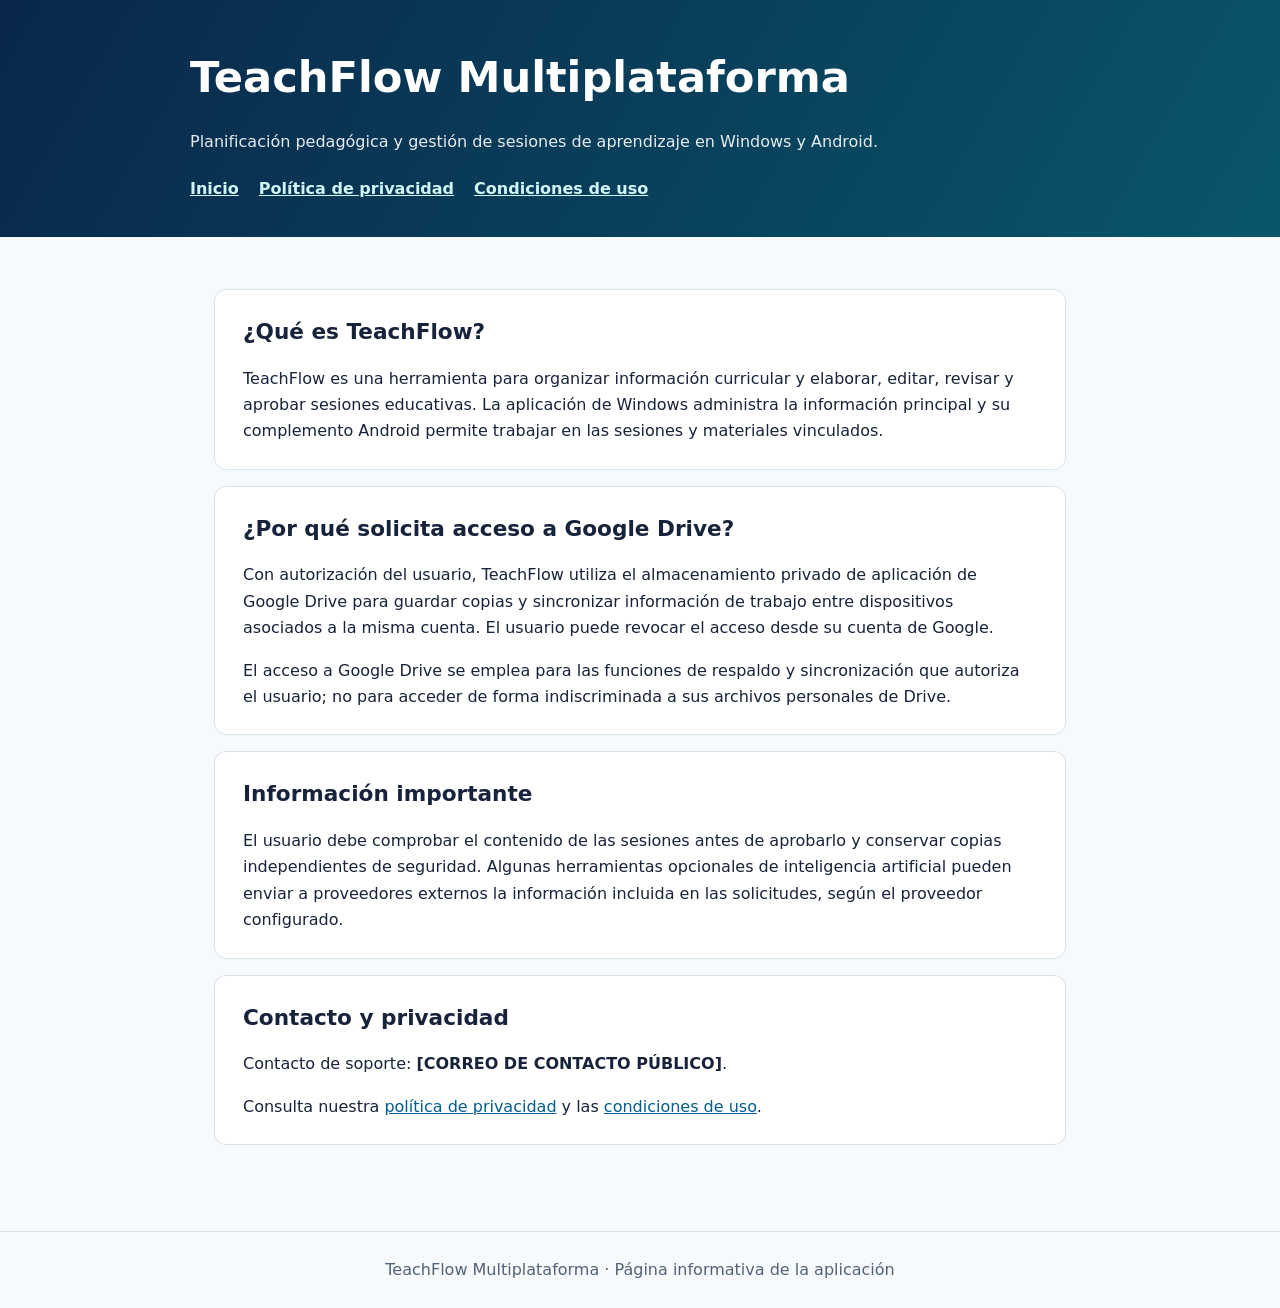
<file: index.html>
<!doctype html><html lang="es"><head><meta charset="utf-8"><meta name="viewport" content="width=device-width,initial-scale=1"><title>TeachFlow Multiplataforma | Página oficial</title><meta name="description" content="TeachFlow Multiplataforma permite preparar y organizar sesiones de aprendizaje en Windows y Android."><link rel="stylesheet" href="style.css"></head><body><header><h1>TeachFlow Multiplataforma</h1><p>Planificación pedagógica y gestión de sesiones de aprendizaje en Windows y Android.</p><nav><a href="index.html">Inicio</a><a href="privacidad.html">Política de privacidad</a><a href="terminos.html">Condiciones de uso</a></nav></header><main><section><h2>¿Qué es TeachFlow?</h2><p>TeachFlow es una herramienta para organizar información curricular y elaborar, editar, revisar y aprobar sesiones educativas. La aplicación de Windows administra la información principal y su complemento Android permite trabajar en las sesiones y materiales vinculados.</p></section><section><h2>¿Por qué solicita acceso a Google Drive?</h2><p>Con autorización del usuario, TeachFlow utiliza el almacenamiento privado de aplicación de Google Drive para guardar copias y sincronizar información de trabajo entre dispositivos asociados a la misma cuenta. El usuario puede revocar el acceso desde su cuenta de Google.</p><p>El acceso a Google Drive se emplea para las funciones de respaldo y sincronización que autoriza el usuario; no para acceder de forma indiscriminada a sus archivos personales de Drive.</p></section><section><h2>Información importante</h2><p>El usuario debe comprobar el contenido de las sesiones antes de aprobarlo y conservar copias independientes de seguridad. Algunas herramientas opcionales de inteligencia artificial pueden enviar a proveedores externos la información incluida en las solicitudes, según el proveedor configurado.</p></section><section><h2>Contacto y privacidad</h2><p>Contacto de soporte: <strong>[CORREO DE CONTACTO PÚBLICO]</strong>.</p><p>Consulta nuestra <a href="privacidad.html">política de privacidad</a> y las <a href="terminos.html">condiciones de uso</a>.</p></section></main><footer>TeachFlow Multiplataforma · Página informativa de la aplicación</footer></body></html>
</file>
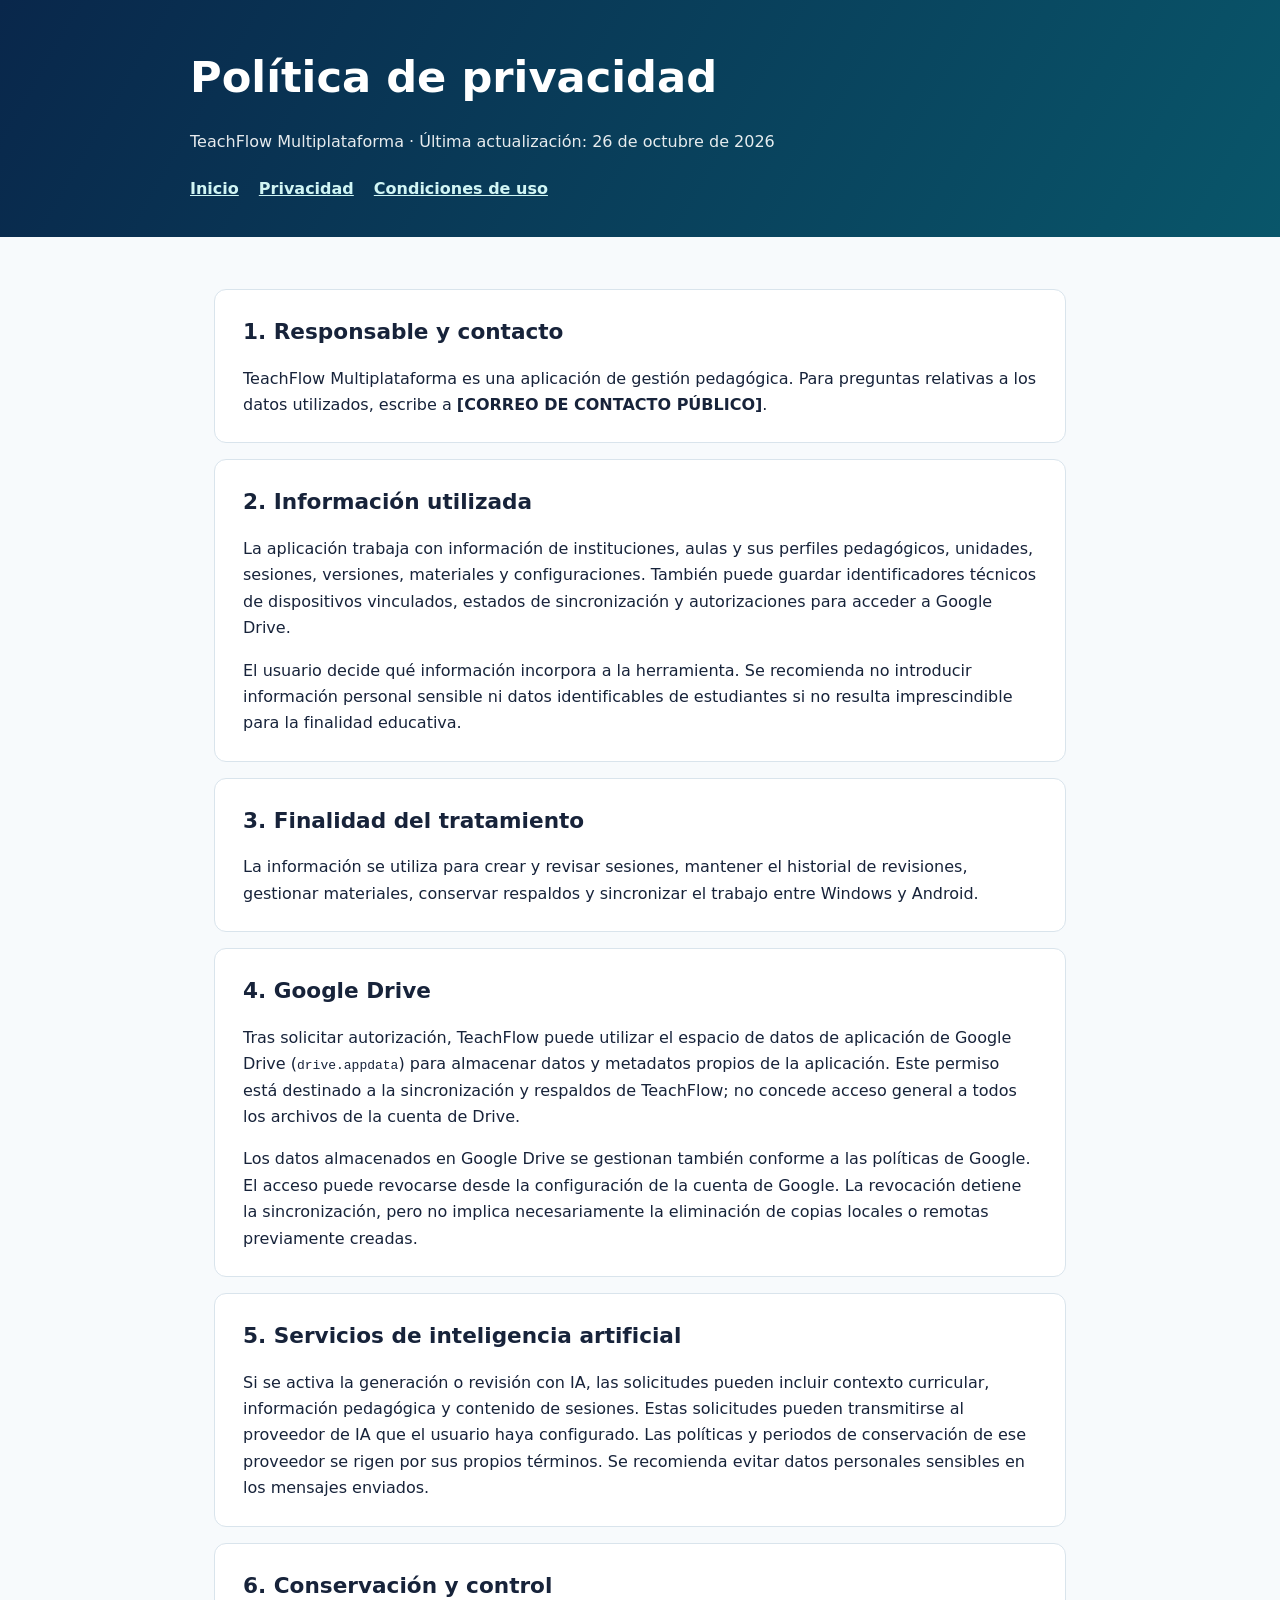
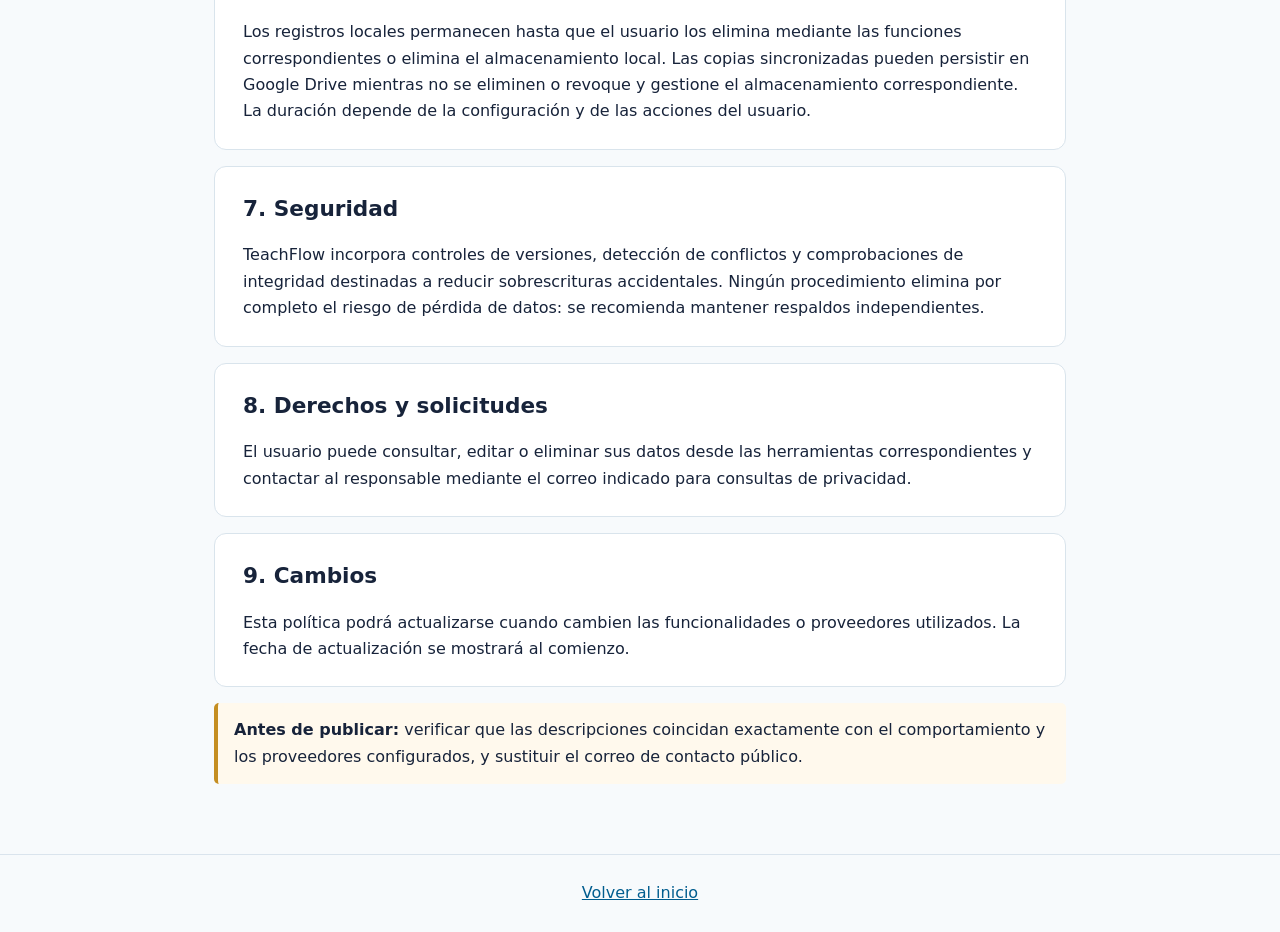
<file: privacidad.html>
<!doctype html><html lang="es"><head><meta charset="utf-8"><meta name="viewport" content="width=device-width,initial-scale=1"><title>Política de privacidad | TeachFlow Multiplataforma</title><link rel="stylesheet" href="style.css"></head><body><header><h1>Política de privacidad</h1><p>TeachFlow Multiplataforma · Última actualización: 26 de octubre de 2026</p><nav><a href="index.html">Inicio</a><a href="privacidad.html">Privacidad</a><a href="terminos.html">Condiciones de uso</a></nav></header><main><section><h2>1. Responsable y contacto</h2><p>TeachFlow Multiplataforma es una aplicación de gestión pedagógica. Para preguntas relativas a los datos utilizados, escribe a <strong>[CORREO DE CONTACTO PÚBLICO]</strong>.</p></section><section><h2>2. Información utilizada</h2><p>La aplicación trabaja con información de instituciones, aulas y sus perfiles pedagógicos, unidades, sesiones, versiones, materiales y configuraciones. También puede guardar identificadores técnicos de dispositivos vinculados, estados de sincronización y autorizaciones para acceder a Google Drive.</p><p>El usuario decide qué información incorpora a la herramienta. Se recomienda no introducir información personal sensible ni datos identificables de estudiantes si no resulta imprescindible para la finalidad educativa.</p></section><section><h2>3. Finalidad del tratamiento</h2><p>La información se utiliza para crear y revisar sesiones, mantener el historial de revisiones, gestionar materiales, conservar respaldos y sincronizar el trabajo entre Windows y Android.</p></section><section><h2>4. Google Drive</h2><p>Tras solicitar autorización, TeachFlow puede utilizar el espacio de datos de aplicación de Google Drive (<code>drive.appdata</code>) para almacenar datos y metadatos propios de la aplicación. Este permiso está destinado a la sincronización y respaldos de TeachFlow; no concede acceso general a todos los archivos de la cuenta de Drive.</p><p>Los datos almacenados en Google Drive se gestionan también conforme a las políticas de Google. El acceso puede revocarse desde la configuración de la cuenta de Google. La revocación detiene la sincronización, pero no implica necesariamente la eliminación de copias locales o remotas previamente creadas.</p></section><section><h2>5. Servicios de inteligencia artificial</h2><p>Si se activa la generación o revisión con IA, las solicitudes pueden incluir contexto curricular, información pedagógica y contenido de sesiones. Estas solicitudes pueden transmitirse al proveedor de IA que el usuario haya configurado. Las políticas y periodos de conservación de ese proveedor se rigen por sus propios términos. Se recomienda evitar datos personales sensibles en los mensajes enviados.</p></section><section><h2>6. Conservación y control</h2><p>Los registros locales permanecen hasta que el usuario los elimina mediante las funciones correspondientes o elimina el almacenamiento local. Las copias sincronizadas pueden persistir en Google Drive mientras no se eliminen o revoque y gestione el almacenamiento correspondiente. La duración depende de la configuración y de las acciones del usuario.</p></section><section><h2>7. Seguridad</h2><p>TeachFlow incorpora controles de versiones, detección de conflictos y comprobaciones de integridad destinadas a reducir sobrescrituras accidentales. Ningún procedimiento elimina por completo el riesgo de pérdida de datos: se recomienda mantener respaldos independientes.</p></section><section><h2>8. Derechos y solicitudes</h2><p>El usuario puede consultar, editar o eliminar sus datos desde las herramientas correspondientes y contactar al responsable mediante el correo indicado para consultas de privacidad.</p></section><section><h2>9. Cambios</h2><p>Esta política podrá actualizarse cuando cambien las funcionalidades o proveedores utilizados. La fecha de actualización se mostrará al comienzo.</p></section><p class="notice"><strong>Antes de publicar:</strong> verificar que las descripciones coincidan exactamente con el comportamiento y los proveedores configurados, y sustituir el correo de contacto público.</p></main><footer><a href="index.html">Volver al inicio</a></footer></body></html>
</file>
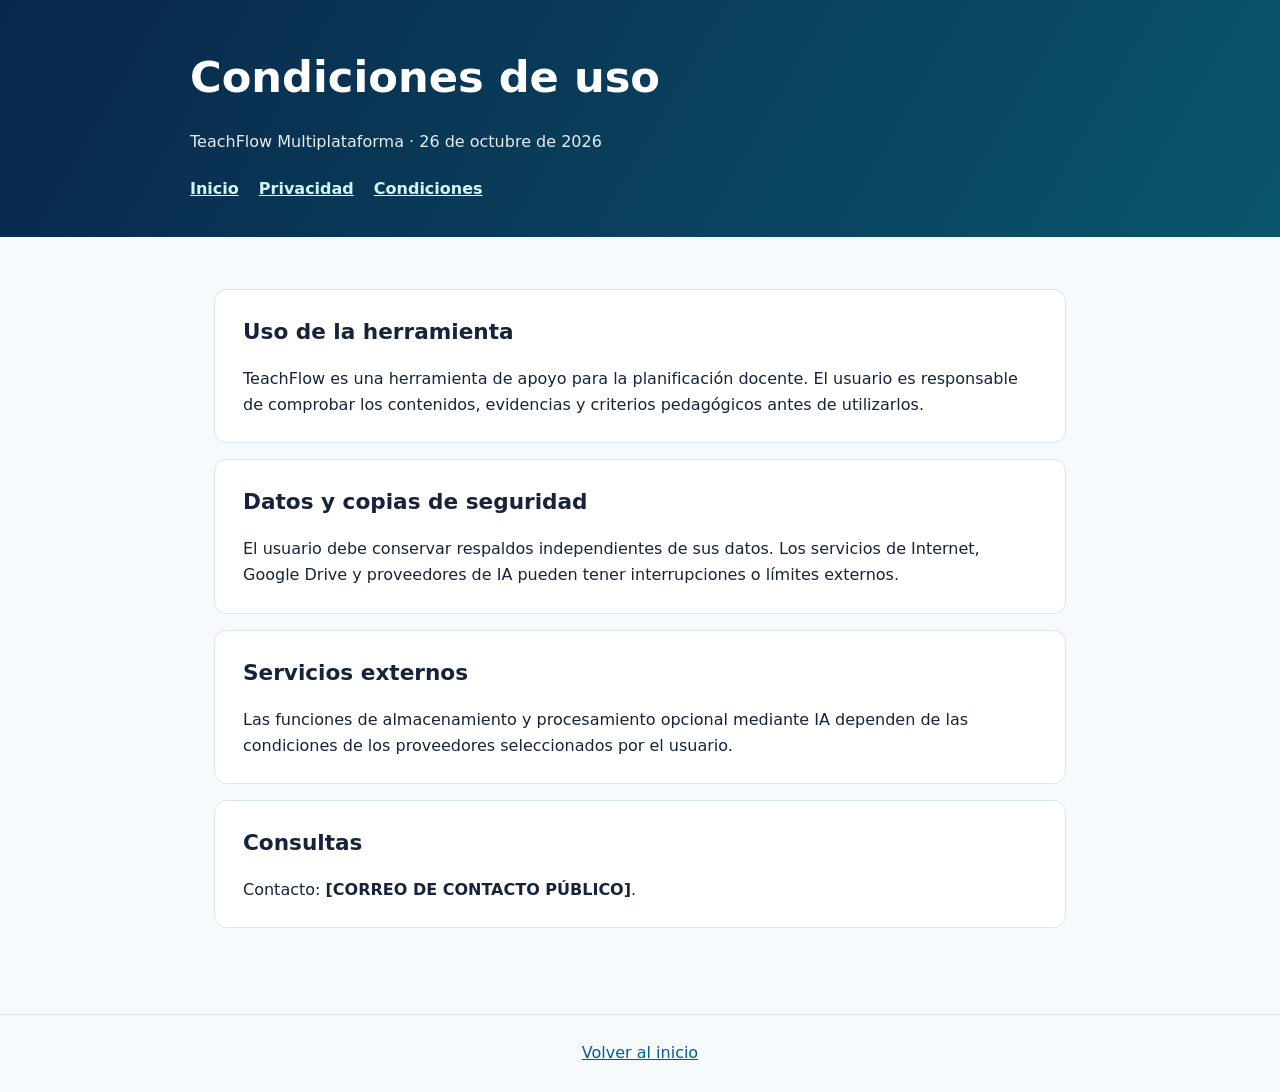
<file: terminos.html>
<!doctype html><html lang="es"><head><meta charset="utf-8"><meta name="viewport" content="width=device-width,initial-scale=1"><title>Condiciones de uso | TeachFlow Multiplataforma</title><link rel="stylesheet" href="style.css"></head><body><header><h1>Condiciones de uso</h1><p>TeachFlow Multiplataforma · 26 de octubre de 2026</p><nav><a href="index.html">Inicio</a><a href="privacidad.html">Privacidad</a><a href="terminos.html">Condiciones</a></nav></header><main><section><h2>Uso de la herramienta</h2><p>TeachFlow es una herramienta de apoyo para la planificación docente. El usuario es responsable de comprobar los contenidos, evidencias y criterios pedagógicos antes de utilizarlos.</p></section><section><h2>Datos y copias de seguridad</h2><p>El usuario debe conservar respaldos independientes de sus datos. Los servicios de Internet, Google Drive y proveedores de IA pueden tener interrupciones o límites externos.</p></section><section><h2>Servicios externos</h2><p>Las funciones de almacenamiento y procesamiento opcional mediante IA dependen de las condiciones de los proveedores seleccionados por el usuario.</p></section><section><h2>Consultas</h2><p>Contacto: <strong>[CORREO DE CONTACTO PÚBLICO]</strong>.</p></section></main><footer><a href="index.html">Volver al inicio</a></footer></body></html>
</file>
<file: style.css>
:root{font-family:system-ui,-apple-system,'Segoe UI',sans-serif;color:#17233a;background:#f7fafc}*{box-sizing:border-box}body{margin:0;line-height:1.65}header{background:linear-gradient(120deg,#09274b,#09566a);color:white;padding:42px max(24px,calc((100vw - 900px)/2)) 35px}header h1{font-size:clamp(1.9rem,4vw,2.7rem);margin:0}header p{opacity:.9;max-width:700px}main{max-width:900px;padding:36px 24px 70px;margin:auto}nav{display:flex;gap:20px;flex-wrap:wrap;margin-top:20px}nav a{color:#d1f5f4;font-weight:650}section{background:white;padding:24px 28px;margin:16px 0;border:1px solid #d9e4ec;border-radius:12px}h2{font-size:1.35rem;margin:0 0 12px}a{color:#005d8f}footer{color:#516278;padding:25px;text-align:center;border-top:1px solid #dae4ed}p:last-child{margin-bottom:0}.notice{background:#fff9ed;border-left:4px solid #c48e22;padding:14px 16px;border-radius:5px}ul{padding-left:22px}
</file>
